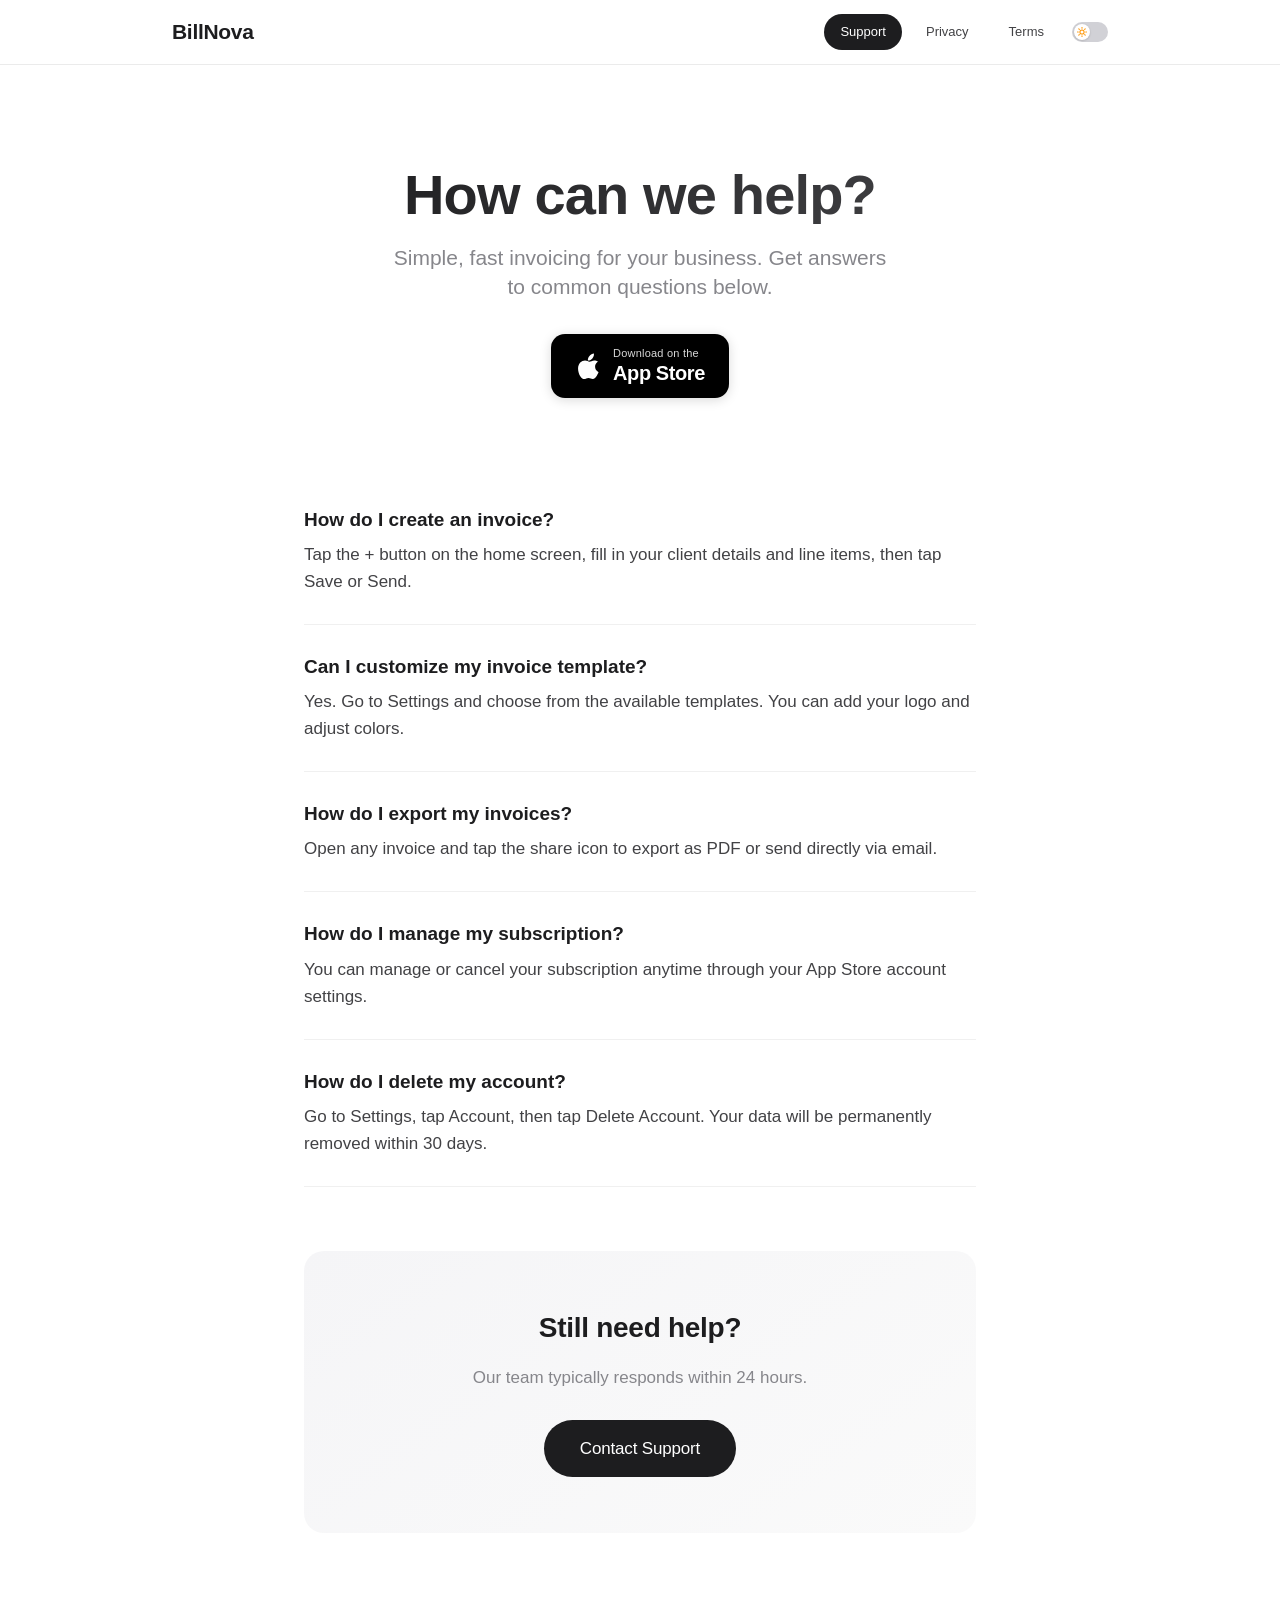
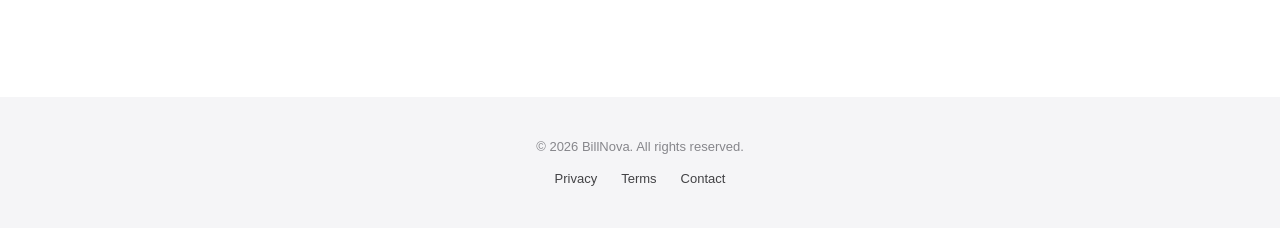
<file: index.html>
<!DOCTYPE html>
<html lang="en">
<head>
  <meta charset="UTF-8">
  <meta name="viewport" content="width=device-width, initial-scale=1.0">
  <title>BillNova — Support</title>
  <link rel="stylesheet" href="style.css">
  <script src="theme.js"></script>
  <script src="i18n.js"></script>
</head>
<body>
  <header>
    <div class="inner">
      <a href="index.html" class="logo">BillNova</a>
      <nav>
        <a href="index.html" class="active" data-i18n="navSupport">Support</a>
        <a href="privacy.html" data-i18n="navPrivacy">Privacy</a>
        <a href="terms.html" data-i18n="navTerms">Terms</a>
        <button class="theme-toggle" aria-label="Toggle dark mode">
          <span class="toggle-thumb">
            <svg class="sun-icon" viewBox="0 0 24 24" fill="none" stroke="currentColor" stroke-width="2.5" stroke-linecap="round"><circle cx="12" cy="12" r="5"/><line x1="12" y1="1" x2="12" y2="3"/><line x1="12" y1="21" x2="12" y2="23"/><line x1="4.22" y1="4.22" x2="5.64" y2="5.64"/><line x1="18.36" y1="18.36" x2="19.78" y2="19.78"/><line x1="1" y1="12" x2="3" y2="12"/><line x1="21" y1="12" x2="23" y2="12"/><line x1="4.22" y1="19.78" x2="5.64" y2="18.36"/><line x1="18.36" y1="5.64" x2="19.78" y2="4.22"/></svg>
            <svg class="moon-icon" viewBox="0 0 24 24" fill="none" stroke="currentColor" stroke-width="2.5" stroke-linecap="round"><path d="M21 12.79A9 9 0 1 1 11.21 3 7 7 0 0 0 21 12.79z"/></svg>
          </span>
        </button>
      </nav>
    </div>
  </header>

  <div class="hero fade-in">
    <h1 data-i18n="heroTitle">How can we help?</h1>
    <p data-i18n="heroSub">Simple, fast invoicing for your business. Get answers to common questions below.</p>
    <a href="https://apps.apple.com/us/app/invoice-maker-billnova/id6761393716" class="appstore-btn" target="_blank" rel="noopener" aria-label="Download BillNova on the App Store">
      <svg class="apple-logo" xmlns="http://www.w3.org/2000/svg" viewBox="0 0 814 1000"><path d="M788.1 340.9c-5.8 4.5-108.2 62.2-108.2 190.5 0 148.4 130.3 200.9 134.2 202.2-.6 3.2-20.7 71.9-68.7 141.9-42.8 61.6-87.5 123.1-155.5 123.1s-85.5-39.5-164-39.5c-76 0-103.7 40.8-165.9 40.8s-105-42.4-150.3-109.2c-46.3-69.3-84.9-181.1-84.9-287.8 0-206.9 135.7-315.9 269-315.9 69.6 0 127.7 45.9 170.1 45.9 40.8 0 106.2-48.3 185.3-48.3 29.9 0 108.2 2.6 168.1 71.9zm-214.2-130c36.4-43.1 62.3-103.1 62.3-163.1 0-8.4-.6-16.9-2-24.7-59.4 2.3-128.9 39.5-170.1 88.8-32.5 36.8-63 96.8-63 157.4 0 9 1.3 17.9 2 20.7 3.9.6 10.4 1.3 16.9 1.3 53.5 0 119.6-35.5 154-80.4z"/></svg>
      <span class="appstore-text">
        <span class="appstore-sub">Download on the</span>
        <span class="appstore-main">App Store</span>
      </span>
    </a>
  </div>

  <div class="content">
    <div class="faq-item fade-in">
      <h3 data-i18n="faq1q">How do I create an invoice?</h3>
      <p data-i18n="faq1a">Tap the + button on the home screen, fill in your client details and line items, then tap Save or Send.</p>
    </div>

    <div class="faq-item fade-in">
      <h3 data-i18n="faq2q">Can I customize my invoice template?</h3>
      <p data-i18n="faq2a">Yes. Go to Settings and choose from the available templates. You can add your logo and adjust colors.</p>
    </div>

    <div class="faq-item fade-in">
      <h3 data-i18n="faq3q">How do I export my invoices?</h3>
      <p data-i18n="faq3a">Open any invoice and tap the share icon to export as PDF or send directly via email.</p>
    </div>

    <div class="faq-item fade-in">
      <h3 data-i18n="faq4q">How do I manage my subscription?</h3>
      <p data-i18n="faq4a">You can manage or cancel your subscription anytime through your App Store account settings.</p>
    </div>

    <div class="faq-item fade-in">
      <h3 data-i18n="faq5q">How do I delete my account?</h3>
      <p data-i18n="faq5a">Go to Settings, tap Account, then tap Delete Account. Your data will be permanently removed within 30 days.</p>
    </div>

    <div class="support-card fade-in">
      <h2 data-i18n="stillNeedHelp">Still need help?</h2>
      <p data-i18n="respondTime">Our team typically responds within 24 hours.</p>
      <a href="mailto:support@albadi.io" class="btn" data-i18n="contactBtn">Contact Support</a>
    </div>
  </div>

  <footer>
    <div class="inner">
      <p data-i18n="footerCopy">&copy; 2026 BillNova. All rights reserved.</p>
      <div class="links">
        <a href="privacy.html" data-i18n="navPrivacy">Privacy Policy</a>
        <a href="terms.html" data-i18n="navTerms">Terms of Use</a>
        <a href="mailto:support@albadi.io" data-i18n="contactLink">Contact</a>
      </div>
    </div>
  </footer>
</body>
</html>
</file>
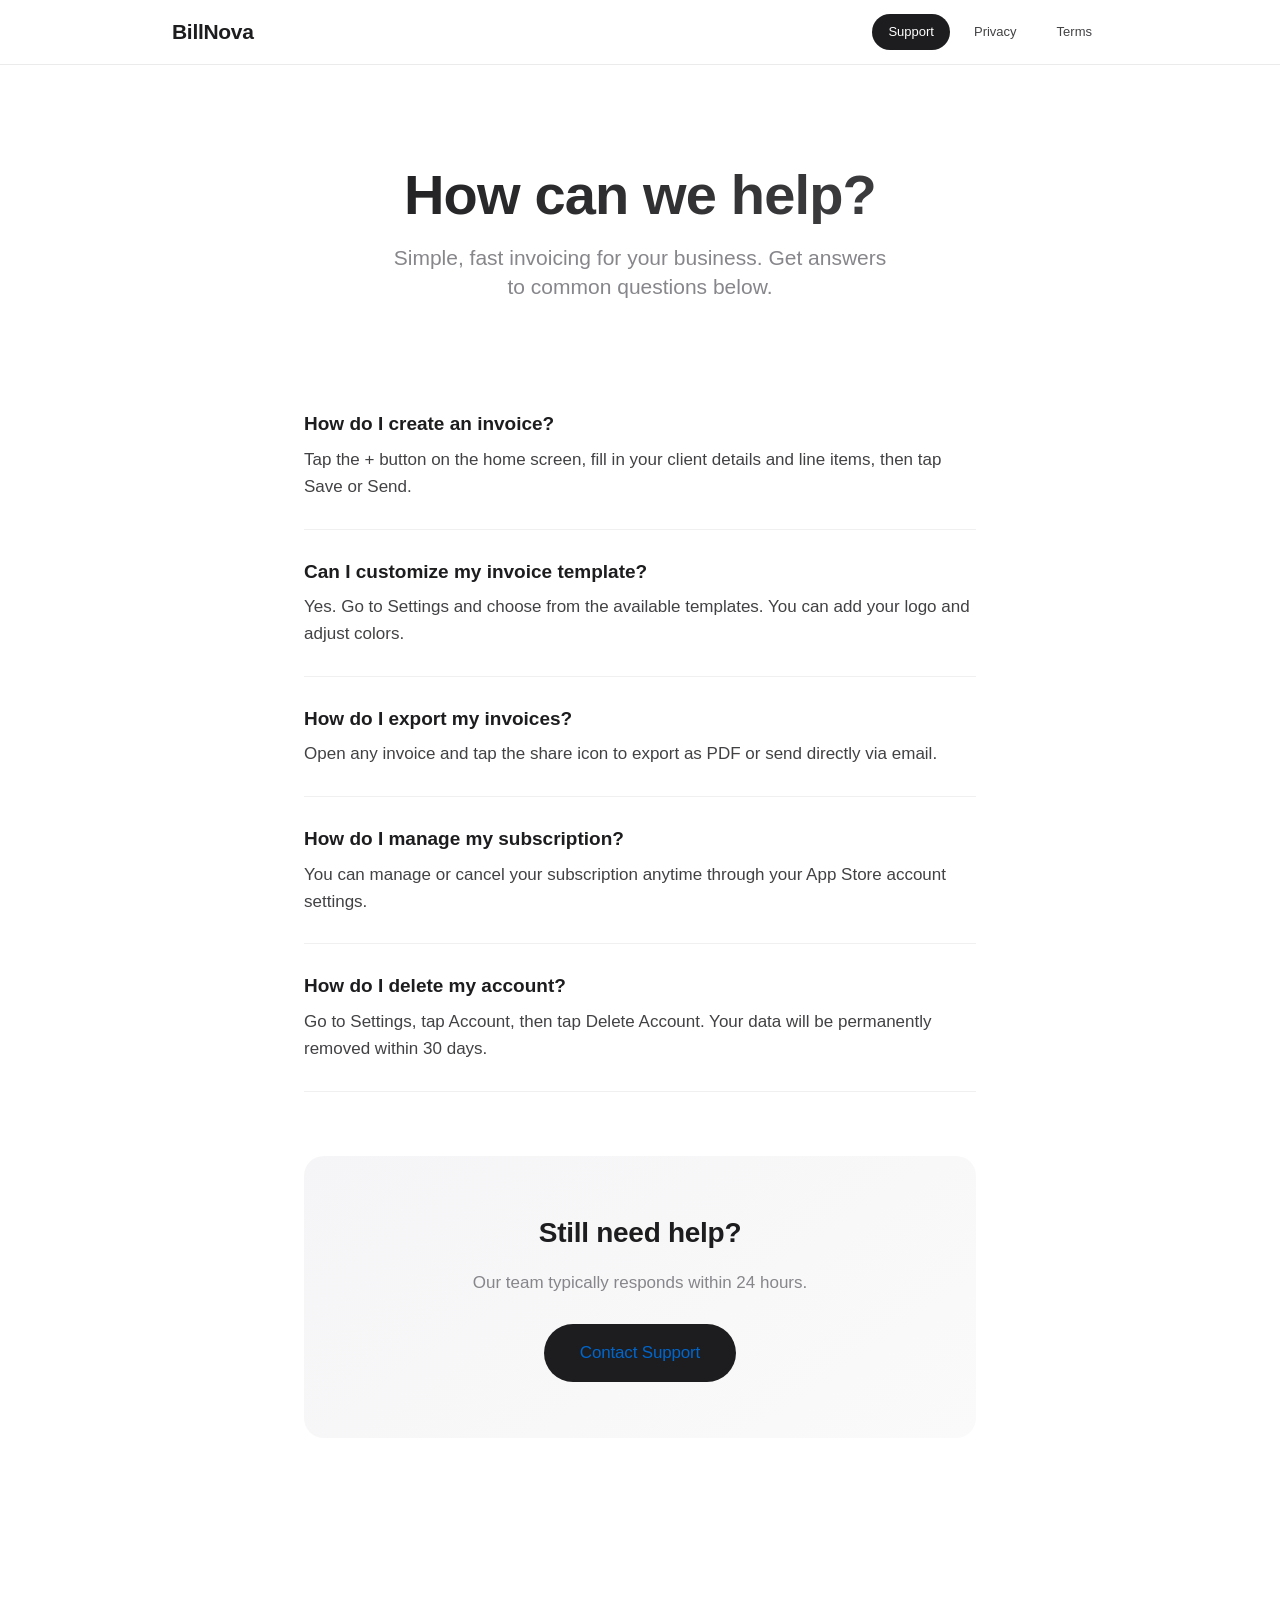
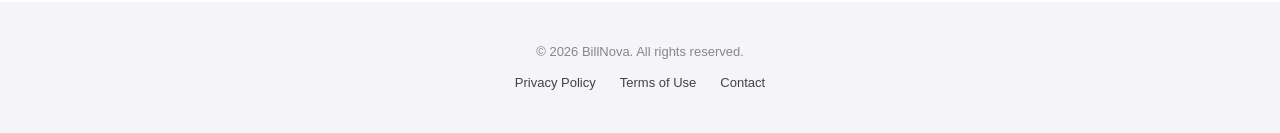
<file: billnova/index.html>
<!DOCTYPE html>
<html lang="en">
<head>
  <meta charset="UTF-8">
  <meta name="viewport" content="width=device-width, initial-scale=1.0">
  <title>BillNova — Support</title>
  <link rel="stylesheet" href="style.css">
</head>
<body>
  <header>
    <div class="inner">
      <a href="index.html" class="logo">BillNova</a>
      <nav>
        <a href="index.html" class="active">Support</a>
        <a href="privacy.html">Privacy</a>
        <a href="terms.html">Terms</a>
      </nav>
    </div>
  </header>

  <div class="hero fade-in">
    <h1>How can we help?</h1>
    <p>Simple, fast invoicing for your business. Get answers to common questions below.</p>
  </div>

  <div class="content">
    <div class="faq-item fade-in">
      <h3>How do I create an invoice?</h3>
      <p>Tap the + button on the home screen, fill in your client details and line items, then tap Save or Send.</p>
    </div>

    <div class="faq-item fade-in">
      <h3>Can I customize my invoice template?</h3>
      <p>Yes. Go to Settings and choose from the available templates. You can add your logo and adjust colors.</p>
    </div>

    <div class="faq-item fade-in">
      <h3>How do I export my invoices?</h3>
      <p>Open any invoice and tap the share icon to export as PDF or send directly via email.</p>
    </div>

    <div class="faq-item fade-in">
      <h3>How do I manage my subscription?</h3>
      <p>You can manage or cancel your subscription anytime through your App Store account settings.</p>
    </div>

    <div class="faq-item fade-in">
      <h3>How do I delete my account?</h3>
      <p>Go to Settings, tap Account, then tap Delete Account. Your data will be permanently removed within 30 days.</p>
    </div>

    <div class="support-card fade-in">
      <h2>Still need help?</h2>
      <p>Our team typically responds within 24 hours.</p>
      <a href="mailto:support@albadi.io" class="btn">Contact Support</a>
    </div>
  </div>

  <footer>
    <div class="inner">
      <p>&copy; 2026 BillNova. All rights reserved.</p>
      <div class="links">
        <a href="privacy.html">Privacy Policy</a>
        <a href="terms.html">Terms of Use</a>
        <a href="mailto:support@albadi.io">Contact</a>
      </div>
    </div>
  </footer>

  <script>
    const observer = new IntersectionObserver((entries) => {
      entries.forEach(entry => {
        if (entry.isIntersecting) {
          entry.target.classList.add('visible');
        }
      });
    }, { threshold: 0.1, rootMargin: '0px 0px -40px 0px' });

    document.querySelectorAll('.fade-in').forEach(el => observer.observe(el));
  </script>
</body>
</html>
</file>
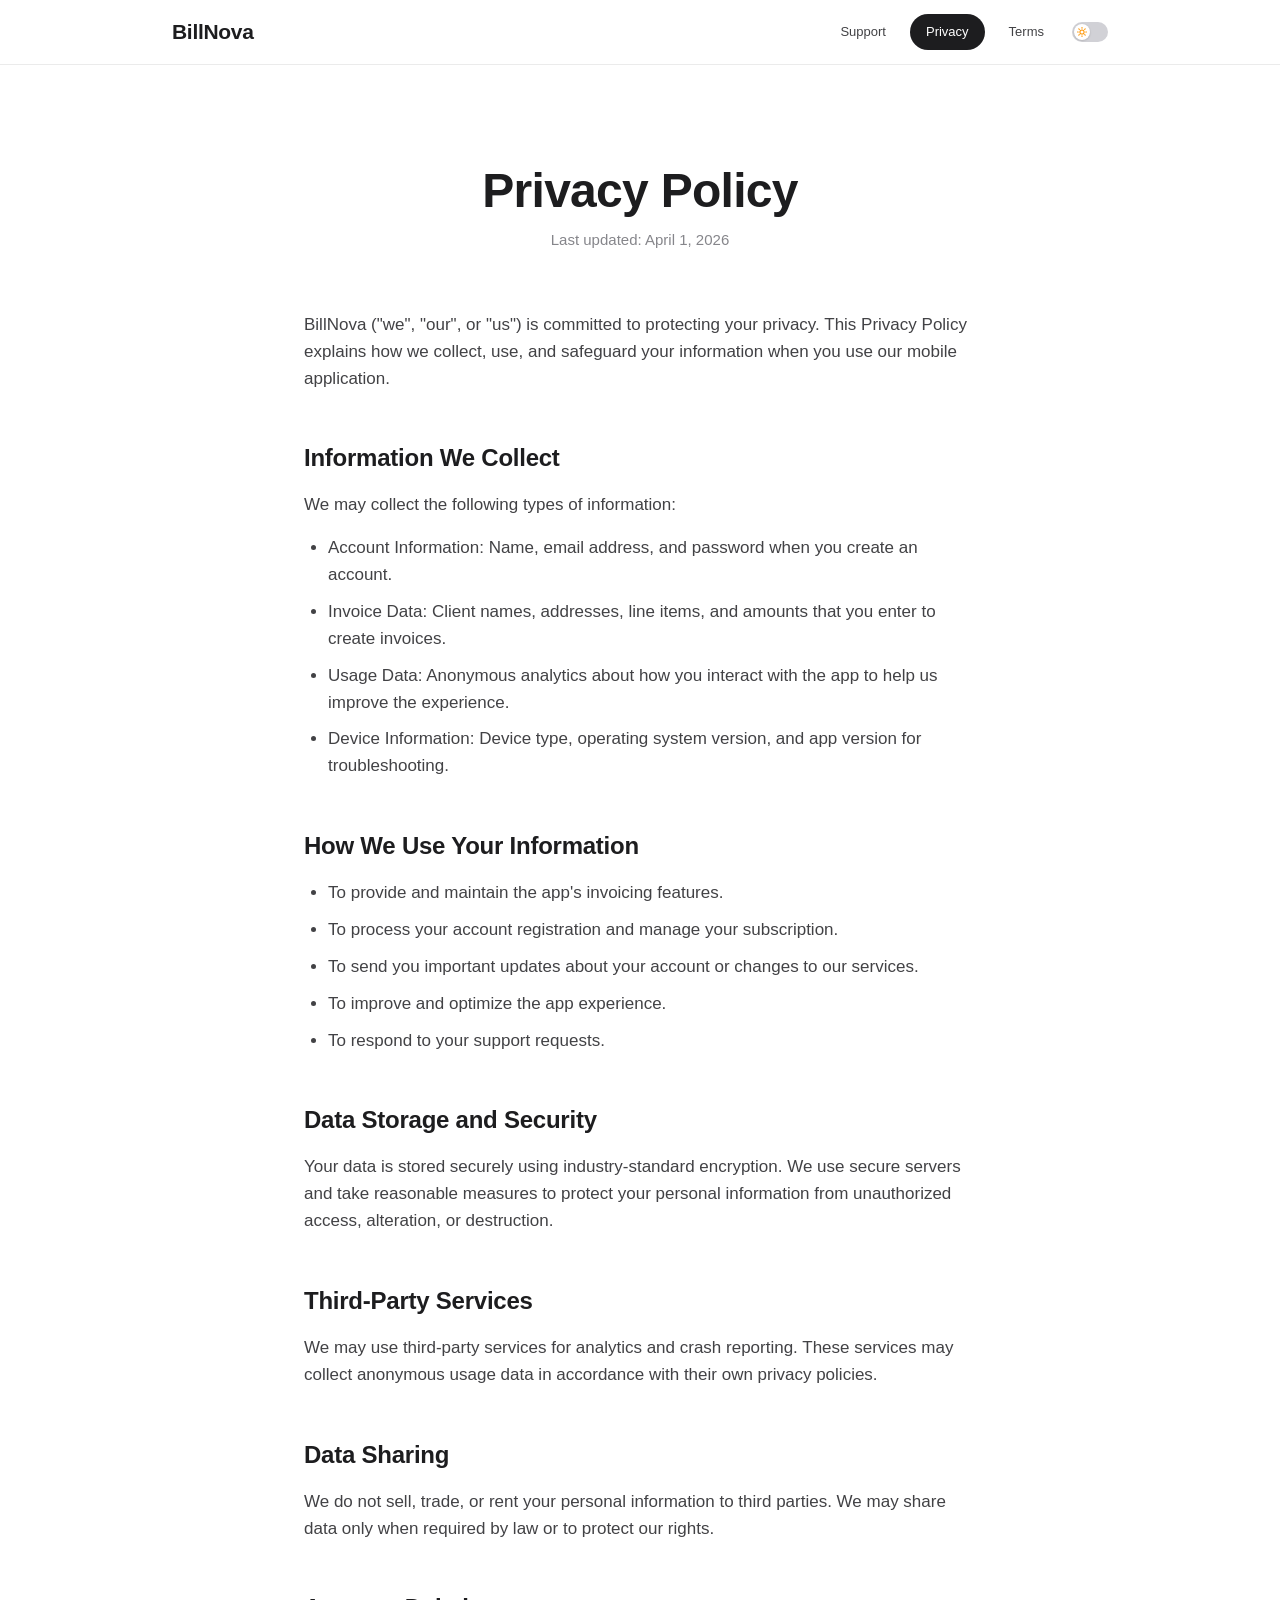
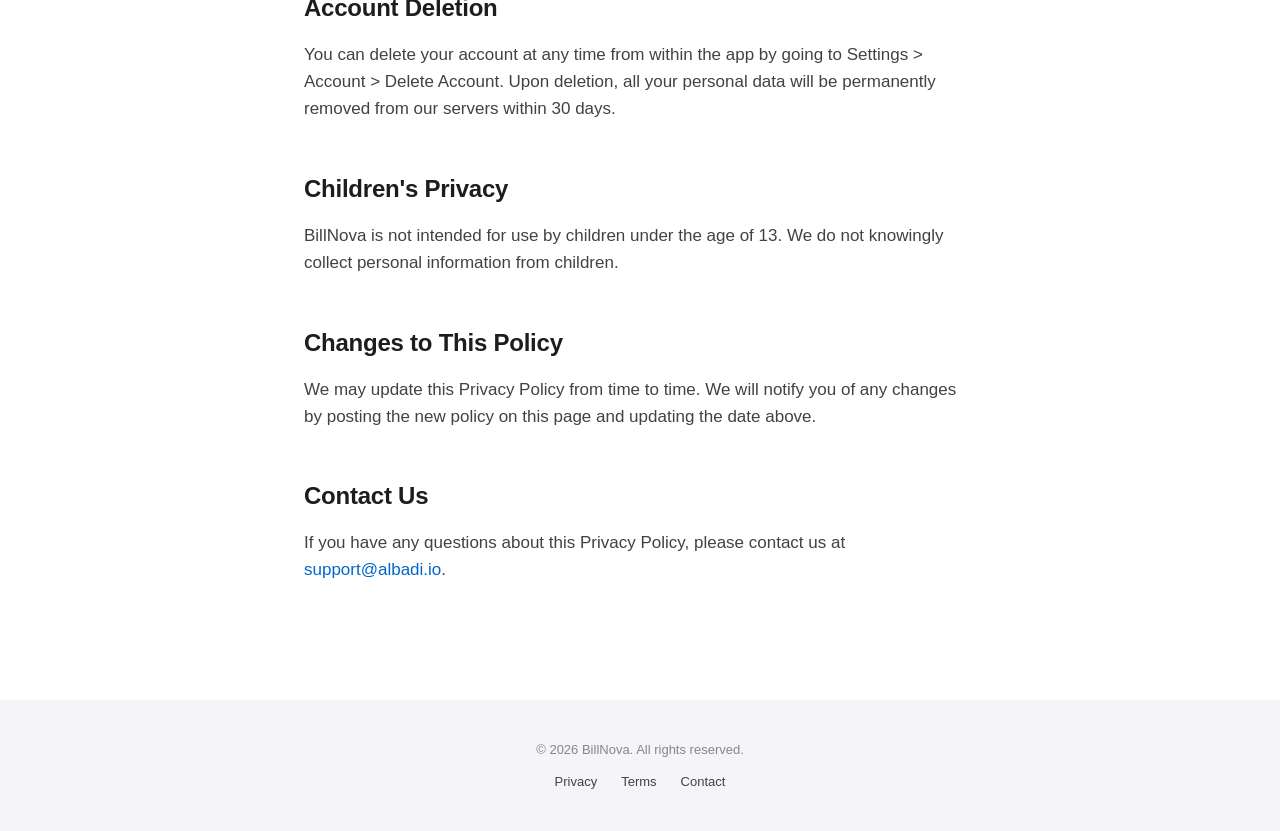
<file: privacy.html>
<!DOCTYPE html>
<html lang="en">
<head>
  <meta charset="UTF-8">
  <meta name="viewport" content="width=device-width, initial-scale=1.0">
  <title>BillNova — Privacy Policy</title>
  <link rel="stylesheet" href="style.css">
  <script src="theme.js"></script>
  <script src="i18n.js"></script>
</head>
<body>
  <header>
    <div class="inner">
      <a href="index.html" class="logo">BillNova</a>
      <nav>
        <a href="index.html" data-i18n="navSupport">Support</a>
        <a href="privacy.html" class="active" data-i18n="navPrivacy">Privacy</a>
        <a href="terms.html" data-i18n="navTerms">Terms</a>
        <button class="theme-toggle" aria-label="Toggle dark mode">
          <span class="toggle-thumb">
            <svg class="sun-icon" viewBox="0 0 24 24" fill="none" stroke="currentColor" stroke-width="2.5" stroke-linecap="round"><circle cx="12" cy="12" r="5"/><line x1="12" y1="1" x2="12" y2="3"/><line x1="12" y1="21" x2="12" y2="23"/><line x1="4.22" y1="4.22" x2="5.64" y2="5.64"/><line x1="18.36" y1="18.36" x2="19.78" y2="19.78"/><line x1="1" y1="12" x2="3" y2="12"/><line x1="21" y1="12" x2="23" y2="12"/><line x1="4.22" y1="19.78" x2="5.64" y2="18.36"/><line x1="18.36" y1="5.64" x2="19.78" y2="4.22"/></svg>
            <svg class="moon-icon" viewBox="0 0 24 24" fill="none" stroke="currentColor" stroke-width="2.5" stroke-linecap="round"><path d="M21 12.79A9 9 0 1 1 11.21 3 7 7 0 0 0 21 12.79z"/></svg>
          </span>
        </button>
      </nav>
    </div>
  </header>

  <div class="page-header fade-in">
    <h1 data-i18n="privacyTitle">Privacy Policy</h1>
    <p class="updated" data-i18n="privacyUpdated">Last updated: April 1, 2026</p>
  </div>

  <div class="content">
    <p class="fade-in" data-i18n="privacyIntro">BillNova ("we", "our", or "us") is committed to protecting your privacy. This Privacy Policy explains how we collect, use, and safeguard your information when you use our mobile application.</p>

    <div class="fade-in">
      <h2 data-i18n="infoCollectTitle">Information We Collect</h2>
      <p data-i18n="infoCollectIntro">We may collect the following types of information:</p>
      <ul>
        <li data-i18n="infoAccount">Account Information: Name, email address, and password when you create an account.</li>
        <li data-i18n="infoInvoice">Invoice Data: Client names, addresses, line items, and amounts that you enter to create invoices.</li>
        <li data-i18n="infoUsage">Usage Data: Anonymous analytics about how you interact with the app to help us improve the experience.</li>
        <li data-i18n="infoDevice">Device Information: Device type, operating system version, and app version for troubleshooting.</li>
      </ul>
    </div>

    <div class="fade-in">
      <h2 data-i18n="howUseTitle">How We Use Your Information</h2>
      <ul>
        <li data-i18n="howUse1">To provide and maintain the app's invoicing features.</li>
        <li data-i18n="howUse2">To process your account registration and manage your subscription.</li>
        <li data-i18n="howUse3">To send you important updates about your account or changes to our services.</li>
        <li data-i18n="howUse4">To improve and optimize the app experience.</li>
        <li data-i18n="howUse5">To respond to your support requests.</li>
      </ul>
    </div>

    <div class="fade-in">
      <h2 data-i18n="dataStorageTitle">Data Storage and Security</h2>
      <p data-i18n="dataStorage">Your data is stored securely using industry-standard encryption. We use secure servers and take reasonable measures to protect your personal information from unauthorized access, alteration, or destruction.</p>
    </div>

    <div class="fade-in">
      <h2 data-i18n="thirdPartyTitle">Third-Party Services</h2>
      <p data-i18n="thirdParty">We may use third-party services for analytics and crash reporting. These services may collect anonymous usage data in accordance with their own privacy policies.</p>
    </div>

    <div class="fade-in">
      <h2 data-i18n="dataSharingTitle">Data Sharing</h2>
      <p data-i18n="dataSharing">We do not sell, trade, or rent your personal information to third parties. We may share data only when required by law or to protect our rights.</p>
    </div>

    <div class="fade-in">
      <h2 data-i18n="accountDelTitle">Account Deletion</h2>
      <p data-i18n="accountDel">You can delete your account at any time from within the app by going to Settings &gt; Account &gt; Delete Account. Upon deletion, all your personal data will be permanently removed from our servers within 30 days.</p>
    </div>

    <div class="fade-in">
      <h2 data-i18n="childrenTitle">Children's Privacy</h2>
      <p data-i18n="children">BillNova is not intended for use by children under the age of 13. We do not knowingly collect personal information from children.</p>
    </div>

    <div class="fade-in">
      <h2 data-i18n="changesTitle">Changes to This Policy</h2>
      <p data-i18n="changes">We may update this Privacy Policy from time to time. We will notify you of any changes by posting the new policy on this page and updating the date above.</p>
    </div>

    <div class="fade-in">
      <h2 data-i18n="contactUsTitle">Contact Us</h2>
      <p><span data-i18n="contactUs">If you have any questions about this Privacy Policy, please contact us at</span> <a href="mailto:support@albadi.io">support@albadi.io</a>.</p>
    </div>
  </div>

  <footer>
    <div class="inner">
      <p data-i18n="footerCopy">&copy; 2026 BillNova. All rights reserved.</p>
      <div class="links">
        <a href="privacy.html" data-i18n="navPrivacy">Privacy Policy</a>
        <a href="terms.html" data-i18n="navTerms">Terms of Use</a>
        <a href="mailto:support@albadi.io" data-i18n="contactLink">Contact</a>
      </div>
    </div>
  </footer>
</body>
</html>
</file>
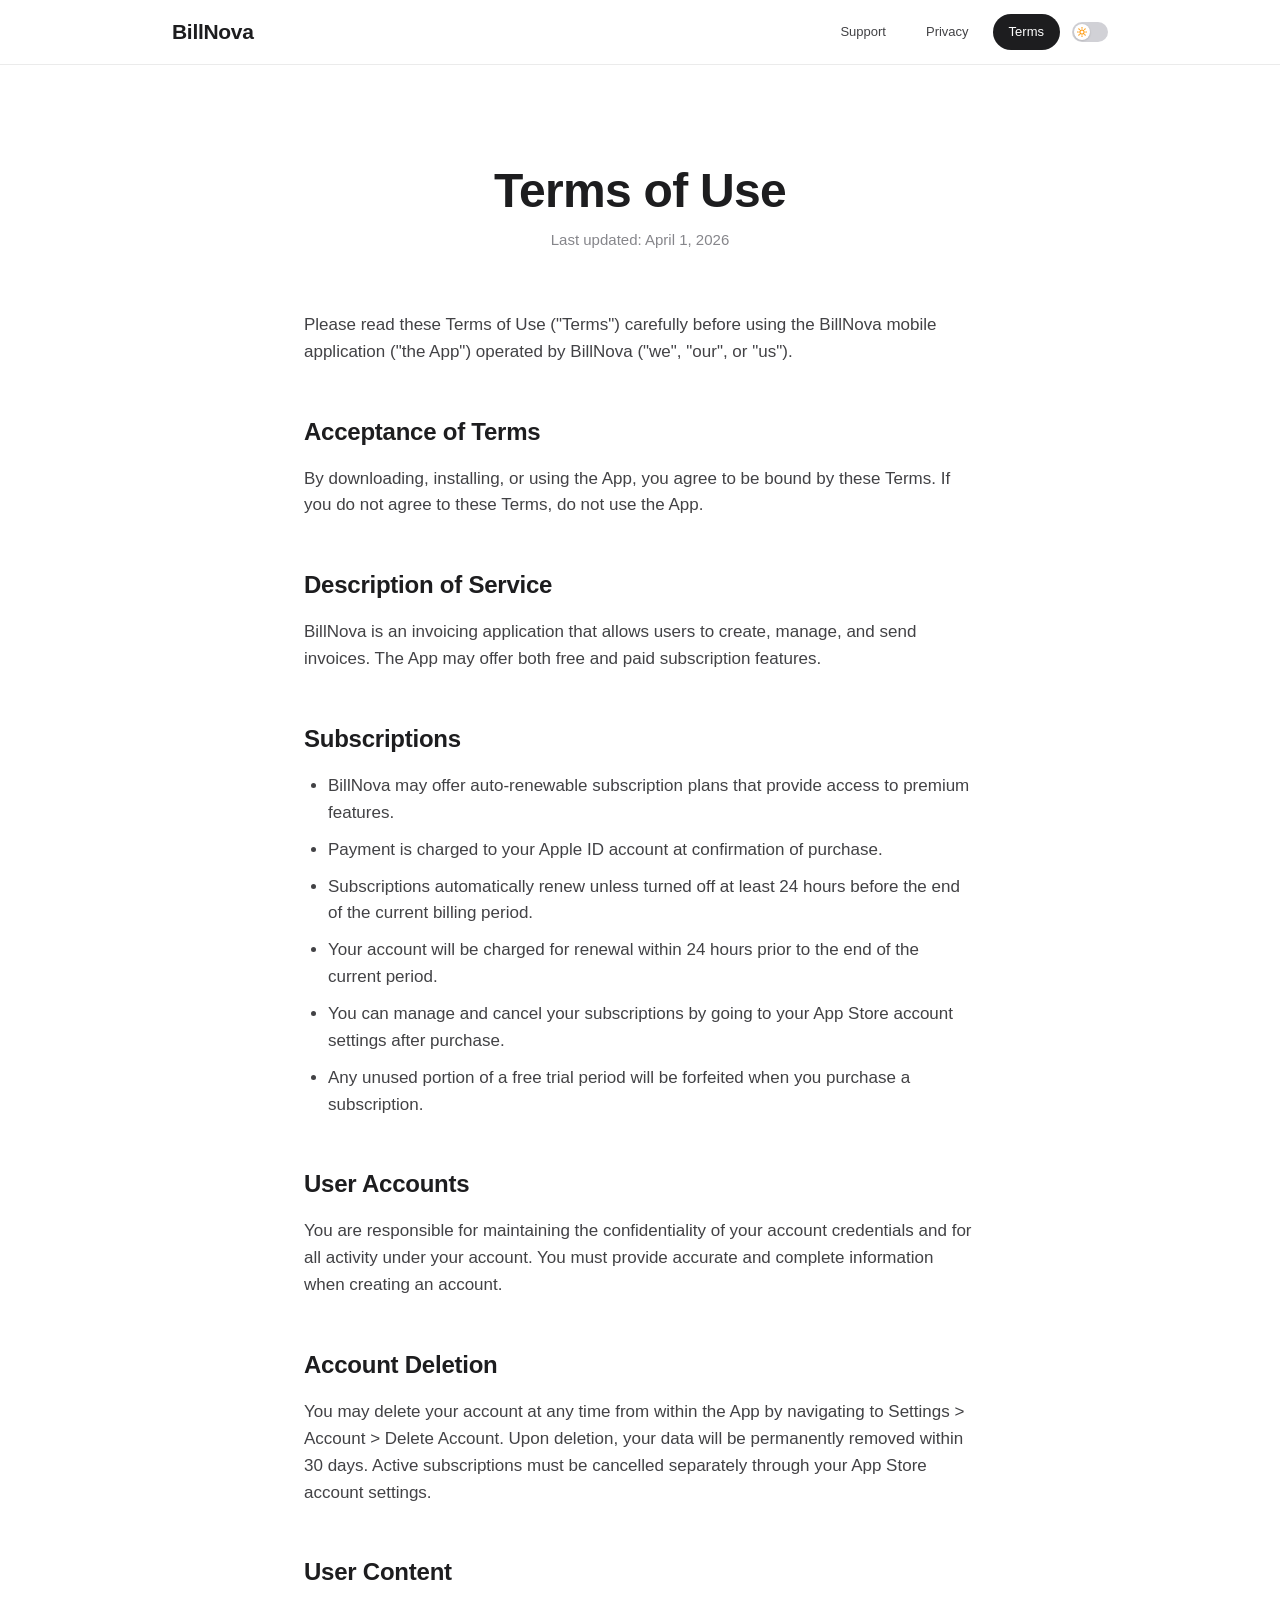
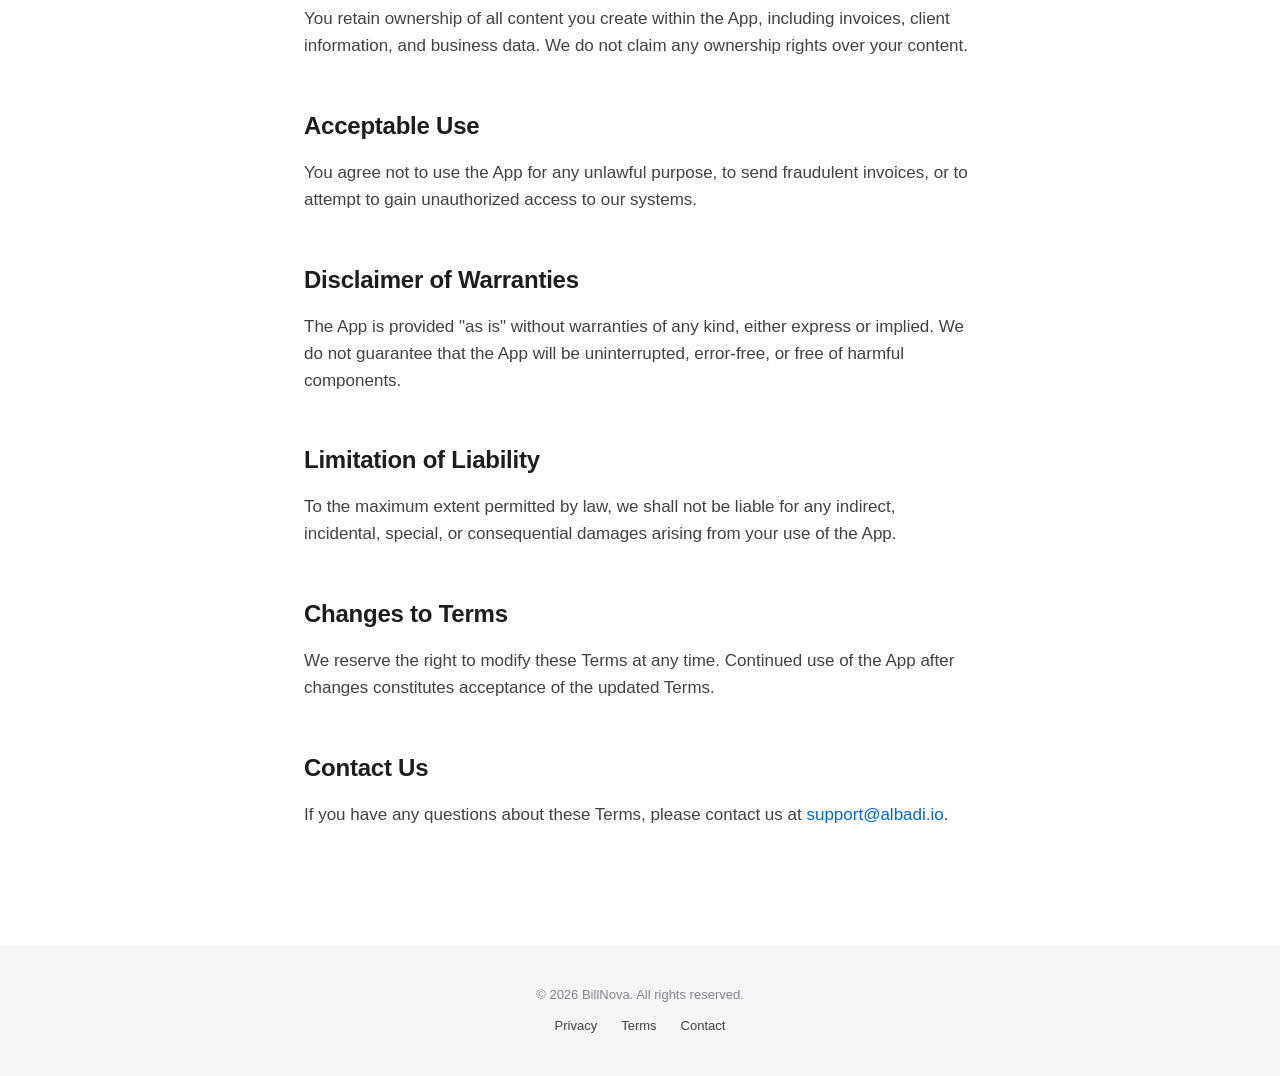
<file: terms.html>
<!DOCTYPE html>
<html lang="en">
<head>
  <meta charset="UTF-8">
  <meta name="viewport" content="width=device-width, initial-scale=1.0">
  <title>BillNova — Terms of Use</title>
  <link rel="stylesheet" href="style.css">
  <script src="theme.js"></script>
  <script src="i18n.js"></script>
</head>
<body>
  <header>
    <div class="inner">
      <a href="index.html" class="logo">BillNova</a>
      <nav>
        <a href="index.html" data-i18n="navSupport">Support</a>
        <a href="privacy.html" data-i18n="navPrivacy">Privacy</a>
        <a href="terms.html" class="active" data-i18n="navTerms">Terms</a>
        <button class="theme-toggle" aria-label="Toggle dark mode">
          <span class="toggle-thumb">
            <svg class="sun-icon" viewBox="0 0 24 24" fill="none" stroke="currentColor" stroke-width="2.5" stroke-linecap="round"><circle cx="12" cy="12" r="5"/><line x1="12" y1="1" x2="12" y2="3"/><line x1="12" y1="21" x2="12" y2="23"/><line x1="4.22" y1="4.22" x2="5.64" y2="5.64"/><line x1="18.36" y1="18.36" x2="19.78" y2="19.78"/><line x1="1" y1="12" x2="3" y2="12"/><line x1="21" y1="12" x2="23" y2="12"/><line x1="4.22" y1="19.78" x2="5.64" y2="18.36"/><line x1="18.36" y1="5.64" x2="19.78" y2="4.22"/></svg>
            <svg class="moon-icon" viewBox="0 0 24 24" fill="none" stroke="currentColor" stroke-width="2.5" stroke-linecap="round"><path d="M21 12.79A9 9 0 1 1 11.21 3 7 7 0 0 0 21 12.79z"/></svg>
          </span>
        </button>
      </nav>
    </div>
  </header>

  <div class="page-header fade-in">
    <h1 data-i18n="termsTitle">Terms of Use</h1>
    <p class="updated" data-i18n="termsUpdated">Last updated: April 1, 2026</p>
  </div>

  <div class="content">
    <p class="fade-in" data-i18n="termsIntro">Please read these Terms of Use ("Terms") carefully before using the BillNova mobile application ("the App") operated by BillNova ("we", "our", or "us").</p>

    <div class="fade-in">
      <h2 data-i18n="acceptTitle">Acceptance of Terms</h2>
      <p data-i18n="accept">By downloading, installing, or using the App, you agree to be bound by these Terms. If you do not agree to these Terms, do not use the App.</p>
    </div>

    <div class="fade-in">
      <h2 data-i18n="descTitle">Description of Service</h2>
      <p data-i18n="desc">BillNova is an invoicing application that allows users to create, manage, and send invoices. The App may offer both free and paid subscription features.</p>
    </div>

    <div class="fade-in">
      <h2 data-i18n="subsTitle">Subscriptions</h2>
      <ul>
        <li data-i18n="subs1">BillNova may offer auto-renewable subscription plans that provide access to premium features.</li>
        <li data-i18n="subs2">Payment is charged to your Apple ID account at confirmation of purchase.</li>
        <li data-i18n="subs3">Subscriptions automatically renew unless turned off at least 24 hours before the end of the current billing period.</li>
        <li data-i18n="subs4">Your account will be charged for renewal within 24 hours prior to the end of the current period.</li>
        <li data-i18n="subs5">You can manage and cancel your subscriptions by going to your App Store account settings after purchase.</li>
        <li data-i18n="subs6">Any unused portion of a free trial period will be forfeited when you purchase a subscription.</li>
      </ul>
    </div>

    <div class="fade-in">
      <h2 data-i18n="userAccTitle">User Accounts</h2>
      <p data-i18n="userAcc">You are responsible for maintaining the confidentiality of your account credentials and for all activity under your account. You must provide accurate and complete information when creating an account.</p>
    </div>

    <div class="fade-in">
      <h2 data-i18n="accDelTermsTitle">Account Deletion</h2>
      <p data-i18n="accDelTerms">You may delete your account at any time from within the App by navigating to Settings &gt; Account &gt; Delete Account. Upon deletion, your data will be permanently removed within 30 days. Active subscriptions must be cancelled separately through your App Store account settings.</p>
    </div>

    <div class="fade-in">
      <h2 data-i18n="userContentTitle">User Content</h2>
      <p data-i18n="userContent">You retain ownership of all content you create within the App, including invoices, client information, and business data. We do not claim any ownership rights over your content.</p>
    </div>

    <div class="fade-in">
      <h2 data-i18n="acceptUseTitle">Acceptable Use</h2>
      <p data-i18n="acceptUse">You agree not to use the App for any unlawful purpose, to send fraudulent invoices, or to attempt to gain unauthorized access to our systems.</p>
    </div>

    <div class="fade-in">
      <h2 data-i18n="disclaimerTitle">Disclaimer of Warranties</h2>
      <p data-i18n="disclaimer">The App is provided "as is" without warranties of any kind, either express or implied. We do not guarantee that the App will be uninterrupted, error-free, or free of harmful components.</p>
    </div>

    <div class="fade-in">
      <h2 data-i18n="liabilityTitle">Limitation of Liability</h2>
      <p data-i18n="liability">To the maximum extent permitted by law, we shall not be liable for any indirect, incidental, special, or consequential damages arising from your use of the App.</p>
    </div>

    <div class="fade-in">
      <h2 data-i18n="changTermsTitle">Changes to Terms</h2>
      <p data-i18n="changTerms">We reserve the right to modify these Terms at any time. Continued use of the App after changes constitutes acceptance of the updated Terms.</p>
    </div>

    <div class="fade-in">
      <h2 data-i18n="contactTermsTitle">Contact Us</h2>
      <p><span data-i18n="contactTerms">If you have any questions about these Terms, please contact us at</span> <a href="mailto:support@albadi.io">support@albadi.io</a>.</p>
    </div>
  </div>

  <footer>
    <div class="inner">
      <p data-i18n="footerCopy">&copy; 2026 BillNova. All rights reserved.</p>
      <div class="links">
        <a href="privacy.html" data-i18n="navPrivacy">Privacy Policy</a>
        <a href="terms.html" data-i18n="navTerms">Terms of Use</a>
        <a href="mailto:support@albadi.io" data-i18n="contactLink">Contact</a>
      </div>
    </div>
  </footer>
</body>
</html>
</file>
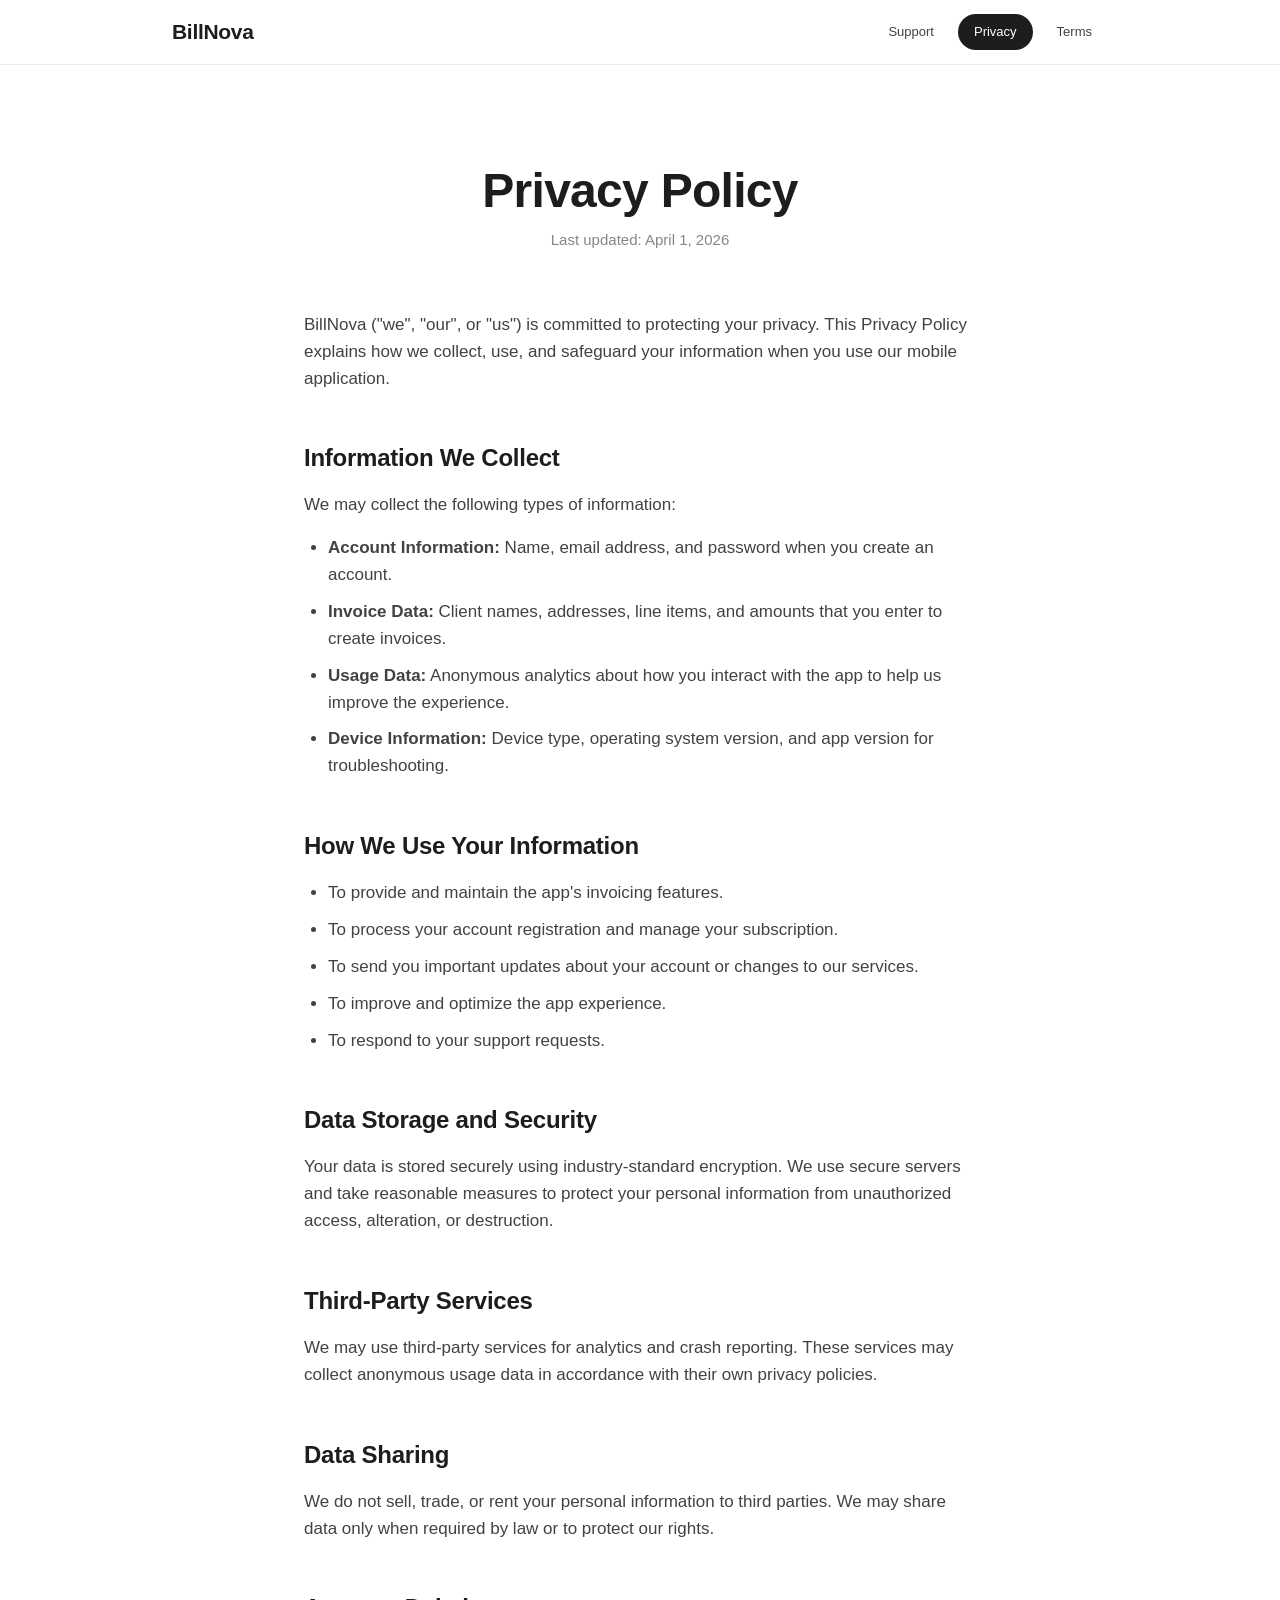
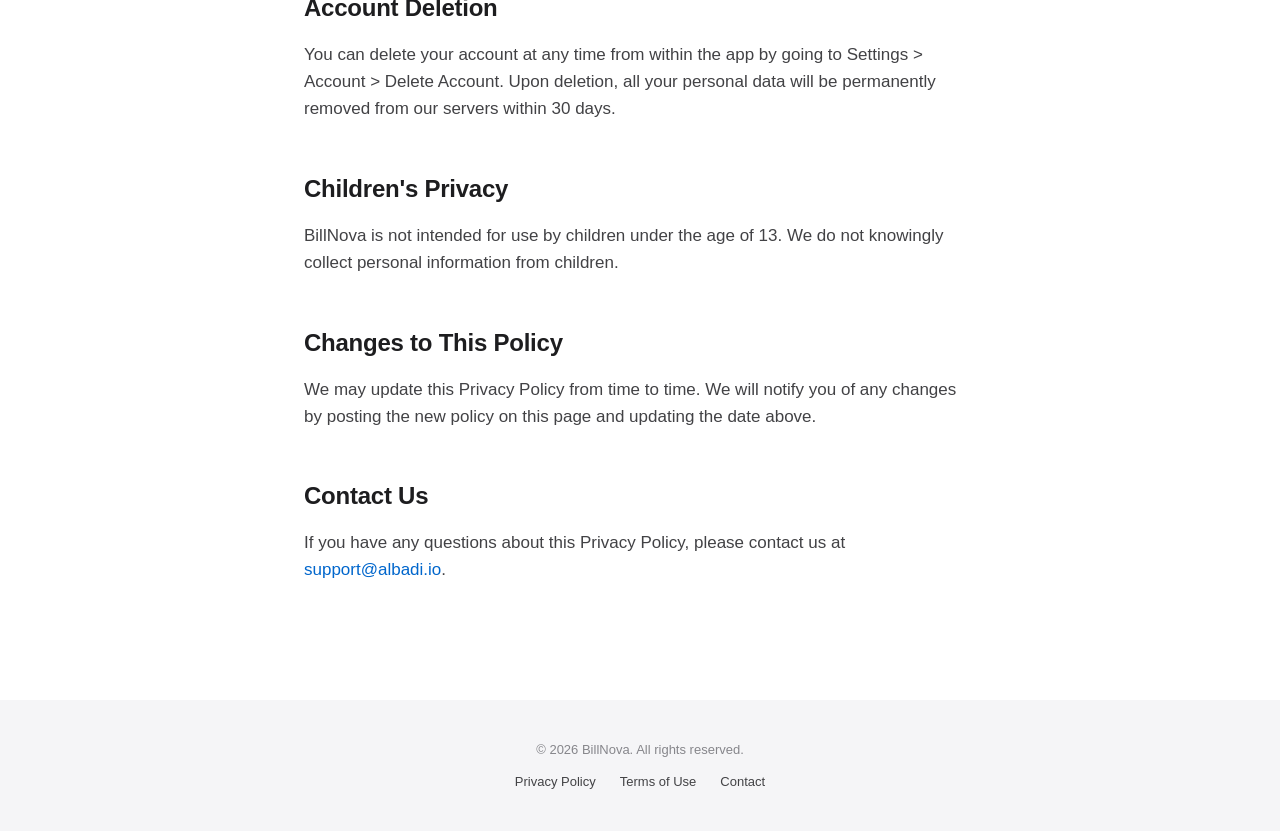
<file: billnova/privacy.html>
<!DOCTYPE html>
<html lang="en">
<head>
  <meta charset="UTF-8">
  <meta name="viewport" content="width=device-width, initial-scale=1.0">
  <title>BillNova — Privacy Policy</title>
  <link rel="stylesheet" href="style.css">
</head>
<body>
  <header>
    <div class="inner">
      <a href="index.html" class="logo">BillNova</a>
      <nav>
        <a href="index.html">Support</a>
        <a href="privacy.html" class="active">Privacy</a>
        <a href="terms.html">Terms</a>
      </nav>
    </div>
  </header>

  <div class="page-header fade-in">
    <h1>Privacy Policy</h1>
    <p class="updated">Last updated: April 1, 2026</p>
  </div>

  <div class="content">
    <p class="fade-in">BillNova ("we", "our", or "us") is committed to protecting your privacy. This Privacy Policy explains how we collect, use, and safeguard your information when you use our mobile application.</p>

    <div class="fade-in">
      <h2>Information We Collect</h2>
      <p>We may collect the following types of information:</p>
      <ul>
        <li><strong>Account Information:</strong> Name, email address, and password when you create an account.</li>
        <li><strong>Invoice Data:</strong> Client names, addresses, line items, and amounts that you enter to create invoices.</li>
        <li><strong>Usage Data:</strong> Anonymous analytics about how you interact with the app to help us improve the experience.</li>
        <li><strong>Device Information:</strong> Device type, operating system version, and app version for troubleshooting.</li>
      </ul>
    </div>

    <div class="fade-in">
      <h2>How We Use Your Information</h2>
      <ul>
        <li>To provide and maintain the app's invoicing features.</li>
        <li>To process your account registration and manage your subscription.</li>
        <li>To send you important updates about your account or changes to our services.</li>
        <li>To improve and optimize the app experience.</li>
        <li>To respond to your support requests.</li>
      </ul>
    </div>

    <div class="fade-in">
      <h2>Data Storage and Security</h2>
      <p>Your data is stored securely using industry-standard encryption. We use secure servers and take reasonable measures to protect your personal information from unauthorized access, alteration, or destruction.</p>
    </div>

    <div class="fade-in">
      <h2>Third-Party Services</h2>
      <p>We may use third-party services for analytics and crash reporting. These services may collect anonymous usage data in accordance with their own privacy policies.</p>
    </div>

    <div class="fade-in">
      <h2>Data Sharing</h2>
      <p>We do not sell, trade, or rent your personal information to third parties. We may share data only when required by law or to protect our rights.</p>
    </div>

    <div class="fade-in">
      <h2>Account Deletion</h2>
      <p>You can delete your account at any time from within the app by going to Settings &gt; Account &gt; Delete Account. Upon deletion, all your personal data will be permanently removed from our servers within 30 days.</p>
    </div>

    <div class="fade-in">
      <h2>Children's Privacy</h2>
      <p>BillNova is not intended for use by children under the age of 13. We do not knowingly collect personal information from children.</p>
    </div>

    <div class="fade-in">
      <h2>Changes to This Policy</h2>
      <p>We may update this Privacy Policy from time to time. We will notify you of any changes by posting the new policy on this page and updating the date above.</p>
    </div>

    <div class="fade-in">
      <h2>Contact Us</h2>
      <p>If you have any questions about this Privacy Policy, please contact us at <a href="mailto:support@albadi.io">support@albadi.io</a>.</p>
    </div>
  </div>

  <footer>
    <div class="inner">
      <p>&copy; 2026 BillNova. All rights reserved.</p>
      <div class="links">
        <a href="privacy.html">Privacy Policy</a>
        <a href="terms.html">Terms of Use</a>
        <a href="mailto:support@albadi.io">Contact</a>
      </div>
    </div>
  </footer>

  <script>
    const observer = new IntersectionObserver((entries) => {
      entries.forEach(entry => {
        if (entry.isIntersecting) {
          entry.target.classList.add('visible');
        }
      });
    }, { threshold: 0.1, rootMargin: '0px 0px -40px 0px' });

    document.querySelectorAll('.fade-in').forEach(el => observer.observe(el));
  </script>
</body>
</html>
</file>
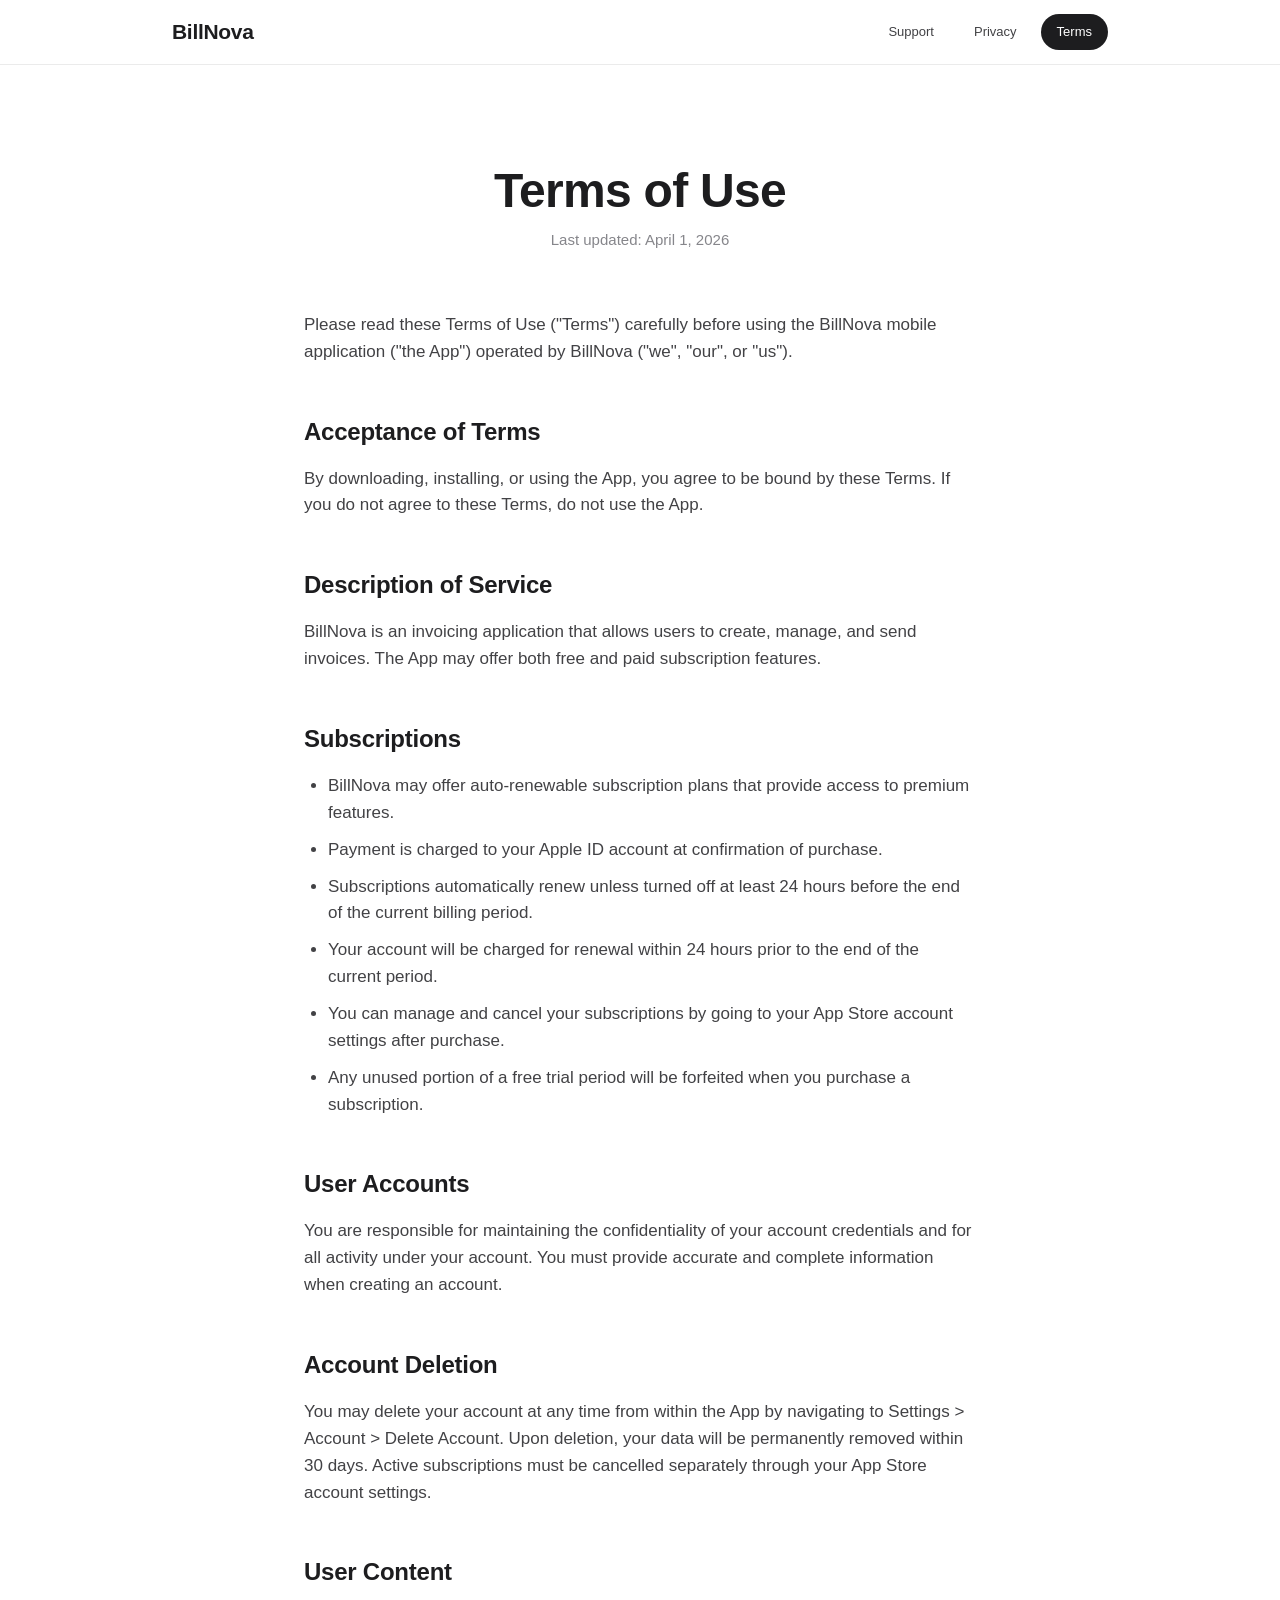
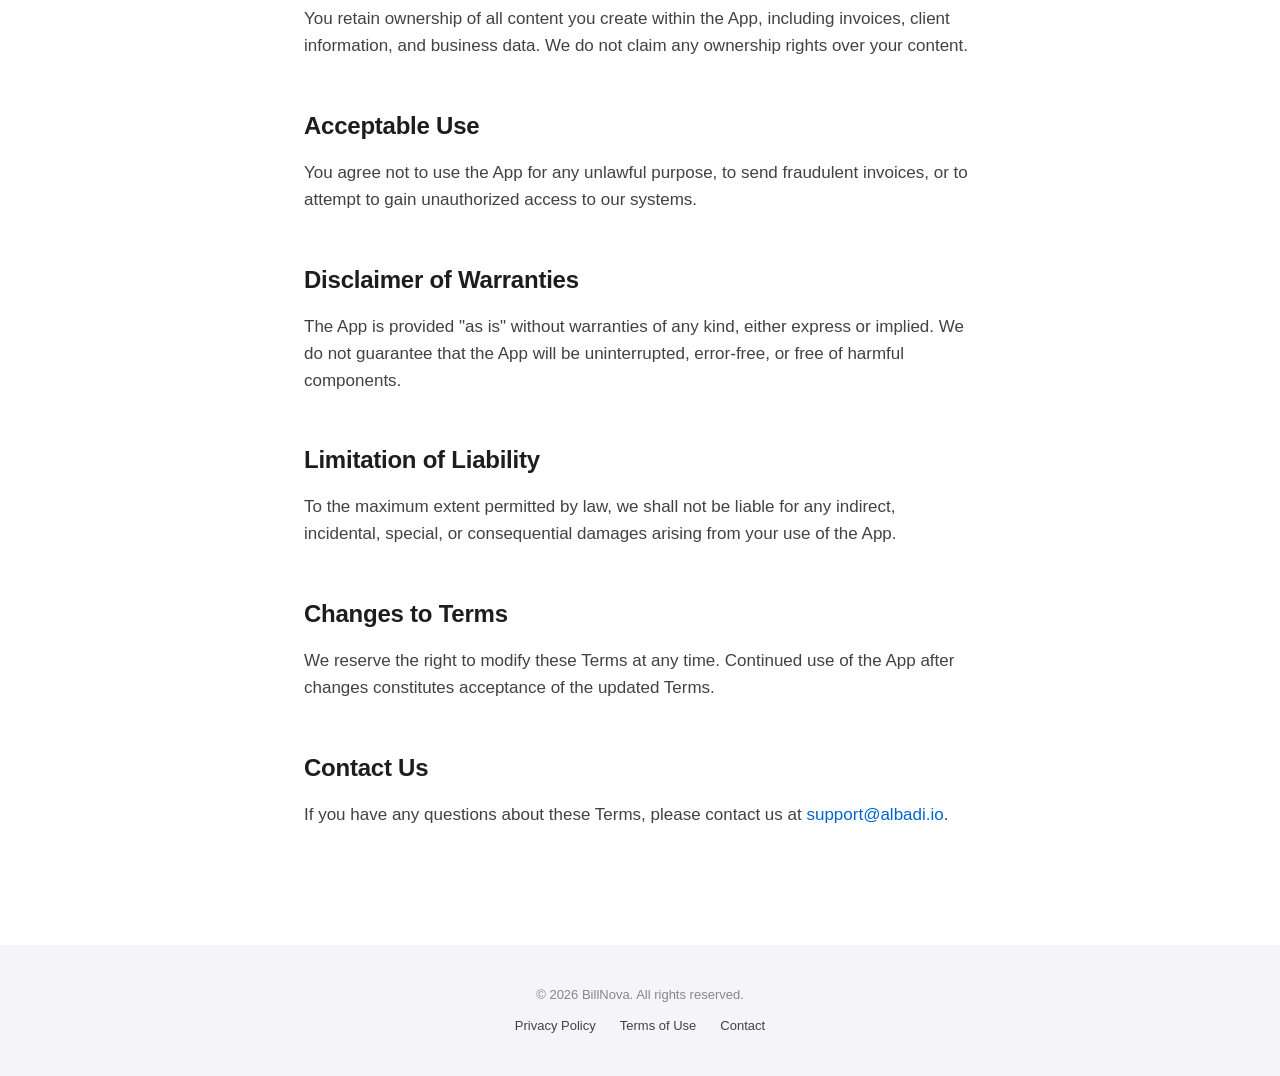
<file: billnova/terms.html>
<!DOCTYPE html>
<html lang="en">
<head>
  <meta charset="UTF-8">
  <meta name="viewport" content="width=device-width, initial-scale=1.0">
  <title>BillNova — Terms of Use</title>
  <link rel="stylesheet" href="style.css">
</head>
<body>
  <header>
    <div class="inner">
      <a href="index.html" class="logo">BillNova</a>
      <nav>
        <a href="index.html">Support</a>
        <a href="privacy.html">Privacy</a>
        <a href="terms.html" class="active">Terms</a>
      </nav>
    </div>
  </header>

  <div class="page-header fade-in">
    <h1>Terms of Use</h1>
    <p class="updated">Last updated: April 1, 2026</p>
  </div>

  <div class="content">
    <p class="fade-in">Please read these Terms of Use ("Terms") carefully before using the BillNova mobile application ("the App") operated by BillNova ("we", "our", or "us").</p>

    <div class="fade-in">
      <h2>Acceptance of Terms</h2>
      <p>By downloading, installing, or using the App, you agree to be bound by these Terms. If you do not agree to these Terms, do not use the App.</p>
    </div>

    <div class="fade-in">
      <h2>Description of Service</h2>
      <p>BillNova is an invoicing application that allows users to create, manage, and send invoices. The App may offer both free and paid subscription features.</p>
    </div>

    <div class="fade-in">
      <h2>Subscriptions</h2>
      <ul>
        <li>BillNova may offer auto-renewable subscription plans that provide access to premium features.</li>
        <li>Payment is charged to your Apple ID account at confirmation of purchase.</li>
        <li>Subscriptions automatically renew unless turned off at least 24 hours before the end of the current billing period.</li>
        <li>Your account will be charged for renewal within 24 hours prior to the end of the current period.</li>
        <li>You can manage and cancel your subscriptions by going to your App Store account settings after purchase.</li>
        <li>Any unused portion of a free trial period will be forfeited when you purchase a subscription.</li>
      </ul>
    </div>

    <div class="fade-in">
      <h2>User Accounts</h2>
      <p>You are responsible for maintaining the confidentiality of your account credentials and for all activity under your account. You must provide accurate and complete information when creating an account.</p>
    </div>

    <div class="fade-in">
      <h2>Account Deletion</h2>
      <p>You may delete your account at any time from within the App by navigating to Settings &gt; Account &gt; Delete Account. Upon deletion, your data will be permanently removed within 30 days. Active subscriptions must be cancelled separately through your App Store account settings.</p>
    </div>

    <div class="fade-in">
      <h2>User Content</h2>
      <p>You retain ownership of all content you create within the App, including invoices, client information, and business data. We do not claim any ownership rights over your content.</p>
    </div>

    <div class="fade-in">
      <h2>Acceptable Use</h2>
      <p>You agree not to use the App for any unlawful purpose, to send fraudulent invoices, or to attempt to gain unauthorized access to our systems.</p>
    </div>

    <div class="fade-in">
      <h2>Disclaimer of Warranties</h2>
      <p>The App is provided "as is" without warranties of any kind, either express or implied. We do not guarantee that the App will be uninterrupted, error-free, or free of harmful components.</p>
    </div>

    <div class="fade-in">
      <h2>Limitation of Liability</h2>
      <p>To the maximum extent permitted by law, we shall not be liable for any indirect, incidental, special, or consequential damages arising from your use of the App.</p>
    </div>

    <div class="fade-in">
      <h2>Changes to Terms</h2>
      <p>We reserve the right to modify these Terms at any time. Continued use of the App after changes constitutes acceptance of the updated Terms.</p>
    </div>

    <div class="fade-in">
      <h2>Contact Us</h2>
      <p>If you have any questions about these Terms, please contact us at <a href="mailto:support@albadi.io">support@albadi.io</a>.</p>
    </div>
  </div>

  <footer>
    <div class="inner">
      <p>&copy; 2026 BillNova. All rights reserved.</p>
      <div class="links">
        <a href="privacy.html">Privacy Policy</a>
        <a href="terms.html">Terms of Use</a>
        <a href="mailto:support@albadi.io">Contact</a>
      </div>
    </div>
  </footer>

  <script>
    const observer = new IntersectionObserver((entries) => {
      entries.forEach(entry => {
        if (entry.isIntersecting) {
          entry.target.classList.add('visible');
        }
      });
    }, { threshold: 0.1, rootMargin: '0px 0px -40px 0px' });

    document.querySelectorAll('.fade-in').forEach(el => observer.observe(el));
  </script>
</body>
</html>
</file>
<file: style.css>
* {
  margin: 0;
  padding: 0;
  box-sizing: border-box;
}

body {
  font-family: -apple-system, BlinkMacSystemFont, "SF Pro Display", "SF Pro Text", "Helvetica Neue", Helvetica, Arial, sans-serif;
  color: #1d1d1f;
  background: #fff;
  line-height: 1.5;
  -webkit-font-smoothing: antialiased;
  -moz-osx-font-smoothing: grayscale;
  overflow-x: hidden;
  transition: background 0.4s ease, color 0.4s ease;
}

/* Fade-in animations */
.fade-in {
  opacity: 0;
  transform: translateY(30px);
  transition: opacity 0.8s ease, transform 0.8s ease;
}

.fade-in.visible {
  opacity: 1;
  transform: translateY(0);
}

/* Header */
header {
  position: sticky;
  top: 0;
  z-index: 100;
  background: rgba(255, 255, 255, 0.72);
  backdrop-filter: saturate(180%) blur(20px);
  -webkit-backdrop-filter: saturate(180%) blur(20px);
  border-bottom: 1px solid rgba(0, 0, 0, 0.08);
  transition: background 0.4s ease, border-color 0.4s ease;
}

header .inner {
  max-width: 980px;
  margin: 0 auto;
  padding: 14px 22px;
  display: flex;
  align-items: center;
  justify-content: space-between;
}

.header-left {
  display: flex;
  align-items: center;
  gap: 16px;
}

header .logo {
  font-size: 21px;
  font-weight: 700;
  color: #1d1d1f;
  text-decoration: none;
  letter-spacing: -0.3px;
  transition: color 0.4s ease;
}

nav {
  display: flex;
  gap: 8px;
  align-items: center;
}

nav a {
  font-size: 13px;
  color: #424245;
  text-decoration: none;
  padding: 8px 16px;
  border-radius: 20px;
  transition: all 0.3s ease;
  font-weight: 500;
}

nav a:hover {
  color: #1d1d1f;
  background: rgba(0, 0, 0, 0.04);
}

nav a.active {
  color: #fff;
  background: #1d1d1f;
}

/* Theme toggle */
.theme-toggle {
  position: relative;
  width: 36px;
  height: 20px;
  background: #d1d1d6;
  border-radius: 10px;
  border: none;
  cursor: pointer;
  padding: 0;
  transition: background 0.3s ease;
  flex-shrink: 0;
  margin-left: 4px;
}

.theme-toggle:hover {
  background: #c7c7cc;
}

.toggle-thumb {
  position: absolute;
  top: 2px;
  left: 2px;
  width: 16px;
  height: 16px;
  background: #fff;
  border-radius: 50%;
  transition: transform 0.3s cubic-bezier(0.4, 0, 0.2, 1);
  display: flex;
  align-items: center;
  justify-content: center;
  box-shadow: 0 0.5px 2px rgba(0, 0, 0, 0.2);
}

.toggle-thumb svg {
  width: 10px;
  height: 10px;
  transition: opacity 0.3s ease, transform 0.3s ease;
}

.sun-icon {
  color: #ff9500;
}

.moon-icon {
  color: #5e5ce6;
  position: absolute;
  opacity: 0;
  transform: rotate(-90deg);
}

/* Hero */
.hero {
  text-align: center;
  padding: 100px 24px 80px;
  max-width: 720px;
  margin: 0 auto;
}

.hero h1 {
  font-size: 56px;
  font-weight: 700;
  letter-spacing: -0.015em;
  line-height: 1.07;
  margin-bottom: 20px;
  background: linear-gradient(135deg, #1d1d1f 0%, #424245 100%);
  -webkit-background-clip: text;
  -webkit-text-fill-color: transparent;
  background-clip: text;
}

.hero p {
  font-size: 21px;
  color: #86868b;
  font-weight: 400;
  line-height: 1.38;
  max-width: 500px;
  margin: 0 auto;
}

/* Content sections */
.content {
  max-width: 720px;
  margin: 0 auto;
  padding: 0 24px 100px;
}

.content h1 {
  font-size: 48px;
  font-weight: 700;
  letter-spacing: -0.015em;
  line-height: 1.1;
  margin-bottom: 8px;
  transition: color 0.4s ease;
}

.content .updated {
  font-size: 15px;
  color: #86868b;
  margin-bottom: 48px;
}

.content h2 {
  font-size: 24px;
  font-weight: 600;
  margin-top: 48px;
  margin-bottom: 16px;
  letter-spacing: -0.01em;
  transition: color 0.4s ease;
}

.content h3 {
  font-size: 19px;
  font-weight: 600;
  margin-top: 32px;
  margin-bottom: 8px;
  transition: color 0.4s ease;
}

.content p,
.content ul {
  font-size: 17px;
  color: #424245;
  margin-bottom: 16px;
  line-height: 1.58;
  transition: color 0.4s ease;
}

.content ul {
  padding-left: 24px;
}

.content li {
  margin-bottom: 10px;
}

.content a {
  color: #06c;
  text-decoration: none;
  transition: color 0.2s ease;
}

.content a:hover {
  color: #0055b3;
  text-decoration: underline;
}

.content a.btn,
.content a.btn:visited,
.content a.btn:hover,
.content a.btn:active {
  color: #fff !important;
  text-decoration: none !important;
}

/* Support card */
.support-card {
  background: linear-gradient(145deg, #f5f5f7, #fafafa);
  border-radius: 20px;
  padding: 56px 40px;
  text-align: center;
  margin: 64px 0;
  transition: transform 0.4s ease, box-shadow 0.4s ease, background 0.4s ease;
}

.support-card:hover {
  transform: scale(1.01);
  box-shadow: 0 8px 40px rgba(0, 0, 0, 0.06);
}

.support-card h2 {
  margin-top: 0;
  font-size: 28px;
  transition: color 0.4s ease;
}

.support-card p {
  margin-bottom: 8px;
  font-size: 17px;
  color: #86868b;
}

/* Buttons */
.btn {
  display: inline-block;
  background: #1d1d1f;
  color: #fff;
  padding: 16px 36px;
  border-radius: 980px;
  font-size: 17px;
  font-weight: 500;
  text-decoration: none;
  margin-top: 20px;
  transition: all 0.4s ease;
  letter-spacing: -0.01em;
}

.btn:hover {
  background: #424245;
  transform: scale(1.04);
  text-decoration: none;
}

/* App Store button */
.appstore-btn {
  display: inline-flex;
  align-items: center;
  gap: 12px;
  background: #000;
  color: #fff;
  padding: 13px 24px;
  border-radius: 14px;
  text-decoration: none;
  margin-top: 32px;
  transition: transform 0.3s cubic-bezier(0.4, 0, 0.2, 1), box-shadow 0.3s ease, background 0.3s ease;
  box-shadow: 0 2px 12px rgba(0, 0, 0, 0.15);
}

.appstore-btn:hover {
  transform: scale(1.04);
  box-shadow: 0 8px 30px rgba(0, 0, 0, 0.22);
  background: #1a1a1a;
  text-decoration: none;
}

.apple-logo {
  width: 26px;
  height: 26px;
  fill: #fff;
  flex-shrink: 0;
}

.appstore-text {
  display: flex;
  flex-direction: column;
  text-align: left;
  line-height: 1.2;
}

.appstore-sub {
  font-size: 11px;
  font-weight: 400;
  letter-spacing: 0.02em;
  opacity: 0.85;
}

.appstore-main {
  font-size: 20px;
  font-weight: 600;
  letter-spacing: -0.02em;
}

[data-theme="dark"] .appstore-btn {
  background: #f5f5f7;
  color: #000;
  box-shadow: 0 2px 12px rgba(0, 0, 0, 0.4);
}

[data-theme="dark"] .appstore-btn:hover {
  background: #e0e0e5;
  box-shadow: 0 8px 30px rgba(0, 0, 0, 0.5);
}

[data-theme="dark"] .apple-logo {
  fill: #000;
}

/* Section divider */
.section-break {
  width: 100%;
  height: 1px;
  background: linear-gradient(90deg, transparent, rgba(0,0,0,0.08), transparent);
  margin: 60px auto;
  max-width: 720px;
}

/* FAQ items */
.faq-item {
  padding: 28px 0;
  border-bottom: 1px solid rgba(0, 0, 0, 0.06);
  transition: border-color 0.4s ease;
}

.faq-item:last-child {
  border-bottom: none;
}

.faq-item h3 {
  margin-top: 0;
  font-size: 19px;
  transition: color 0.3s ease;
}

.faq-item p {
  margin-bottom: 0;
}

/* Page header for legal pages */
.page-header {
  text-align: center;
  padding: 100px 24px 60px;
  max-width: 720px;
  margin: 0 auto;
}

.page-header h1 {
  font-size: 48px;
  font-weight: 700;
  letter-spacing: -0.015em;
  line-height: 1.1;
  margin-bottom: 12px;
  transition: color 0.4s ease;
}

.page-header .updated {
  font-size: 15px;
  color: #86868b;
}

/* Footer */
footer {
  background: #f5f5f7;
  padding: 40px 24px;
  text-align: center;
  transition: background 0.4s ease;
}

footer .inner {
  max-width: 980px;
  margin: 0 auto;
}

footer p {
  font-size: 13px;
  color: #86868b;
  margin-bottom: 12px;
}

footer .links {
  display: flex;
  justify-content: center;
  gap: 24px;
  flex-wrap: wrap;
}

footer a {
  color: #424245;
  text-decoration: none;
  font-size: 13px;
  transition: color 0.3s ease;
}

footer a:hover {
  color: #1d1d1f;
}

/* ========== DARK MODE ========== */
[data-theme="dark"] body {
  background: #000;
  color: #f5f5f7;
}

[data-theme="dark"] header {
  background: rgba(0, 0, 0, 0.72);
  border-bottom: 1px solid rgba(255, 255, 255, 0.1);
}

[data-theme="dark"] header .logo {
  color: #f5f5f7;
}

[data-theme="dark"] nav a {
  color: #a1a1a6;
}

[data-theme="dark"] nav a:hover {
  color: #f5f5f7;
  background: rgba(255, 255, 255, 0.08);
}

[data-theme="dark"] nav a.active {
  color: #000;
  background: #f5f5f7;
}

[data-theme="dark"] .theme-toggle {
  background: #48484a;
}

[data-theme="dark"] .theme-toggle:hover {
  background: #636366;
}

[data-theme="dark"] .toggle-thumb {
  transform: translateX(16px);
  background: #1c1c1e;
}

[data-theme="dark"] .sun-icon {
  opacity: 0;
  transform: rotate(90deg);
}

[data-theme="dark"] .moon-icon {
  opacity: 1;
  transform: rotate(0deg);
}

[data-theme="dark"] .hero h1 {
  background: linear-gradient(135deg, #f5f5f7 0%, #a1a1a6 100%);
  -webkit-background-clip: text;
  -webkit-text-fill-color: transparent;
  background-clip: text;
}

[data-theme="dark"] .content h1,
[data-theme="dark"] .content h2,
[data-theme="dark"] .content h3,
[data-theme="dark"] .page-header h1,
[data-theme="dark"] .faq-item h3,
[data-theme="dark"] .support-card h2 {
  color: #f5f5f7;
}

[data-theme="dark"] .content p,
[data-theme="dark"] .content ul {
  color: #a1a1a6;
}

[data-theme="dark"] .content a {
  color: #2997ff;
}

[data-theme="dark"] .content a:hover {
  color: #6cb4ff;
}

[data-theme="dark"] .content a.btn,
[data-theme="dark"] .content a.btn:visited,
[data-theme="dark"] .content a.btn:hover,
[data-theme="dark"] .content a.btn:active {
  color: #000 !important;
}

[data-theme="dark"] .faq-item {
  border-bottom-color: rgba(255, 255, 255, 0.08);
}

[data-theme="dark"] .support-card {
  background: linear-gradient(145deg, #1c1c1e, #2c2c2e);
}

[data-theme="dark"] .support-card:hover {
  box-shadow: 0 8px 40px rgba(0, 0, 0, 0.4);
}

[data-theme="dark"] .support-card p {
  color: #86868b;
}

[data-theme="dark"] .btn {
  background: #f5f5f7;
  color: #000;
}

[data-theme="dark"] .btn:hover {
  background: #d1d1d6;
}

[data-theme="dark"] footer {
  background: #1c1c1e;
}

[data-theme="dark"] footer a {
  color: #a1a1a6;
}

[data-theme="dark"] footer a:hover {
  color: #f5f5f7;
}

[data-theme="dark"] .section-break {
  background: linear-gradient(90deg, transparent, rgba(255,255,255,0.08), transparent);
}

/* RTL support */
[dir="rtl"] header .inner {
  flex-direction: row-reverse;
}

[dir="rtl"] nav {
  flex-direction: row-reverse;
}

[dir="rtl"] .content ul {
  padding-left: 0;
  padding-right: 24px;
}

[dir="rtl"] footer .links {
  flex-direction: row-reverse;
}

/* Responsive */
@media (max-width: 768px) {
  .hero h1 {
    font-size: 36px;
  }

  .hero p {
    font-size: 18px;
  }

  .content h1,
  .page-header h1 {
    font-size: 32px;
  }

  .support-card {
    padding: 40px 24px;
  }

  nav a {
    font-size: 12px;
    padding: 6px 12px;
  }

  .theme-toggle {
    width: 32px;
    height: 18px;
  }

  .toggle-thumb {
    width: 14px;
    height: 14px;
  }

  [data-theme="dark"] .toggle-thumb {
    transform: translateX(14px);
  }
}
</file>
<file: billnova/style.css>
* {
  margin: 0;
  padding: 0;
  box-sizing: border-box;
}

body {
  font-family: -apple-system, BlinkMacSystemFont, "SF Pro Display", "SF Pro Text", "Helvetica Neue", Helvetica, Arial, sans-serif;
  color: #1d1d1f;
  background: #fff;
  line-height: 1.5;
  -webkit-font-smoothing: antialiased;
  -moz-osx-font-smoothing: grayscale;
  overflow-x: hidden;
}

/* Fade-in animations */
.fade-in {
  opacity: 0;
  transform: translateY(30px);
  transition: opacity 0.8s ease, transform 0.8s ease;
}

.fade-in.visible {
  opacity: 1;
  transform: translateY(0);
}

/* Header */
header {
  position: sticky;
  top: 0;
  z-index: 100;
  background: rgba(255, 255, 255, 0.72);
  backdrop-filter: saturate(180%) blur(20px);
  -webkit-backdrop-filter: saturate(180%) blur(20px);
  border-bottom: 1px solid rgba(0, 0, 0, 0.08);
}

header .inner {
  max-width: 980px;
  margin: 0 auto;
  padding: 14px 22px;
  display: flex;
  align-items: center;
  justify-content: space-between;
}

header .logo {
  font-size: 21px;
  font-weight: 700;
  color: #1d1d1f;
  text-decoration: none;
  letter-spacing: -0.3px;
}

nav {
  display: flex;
  gap: 8px;
}

nav a {
  font-size: 13px;
  color: #424245;
  text-decoration: none;
  padding: 8px 16px;
  border-radius: 20px;
  transition: all 0.3s ease;
  font-weight: 500;
}

nav a:hover {
  color: #1d1d1f;
  background: rgba(0, 0, 0, 0.04);
}

nav a.active {
  color: #fff;
  background: #1d1d1f;
}

/* Hero */
.hero {
  text-align: center;
  padding: 100px 24px 80px;
  max-width: 720px;
  margin: 0 auto;
}

.hero h1 {
  font-size: 56px;
  font-weight: 700;
  letter-spacing: -0.015em;
  line-height: 1.07;
  margin-bottom: 20px;
  background: linear-gradient(135deg, #1d1d1f 0%, #424245 100%);
  -webkit-background-clip: text;
  -webkit-text-fill-color: transparent;
  background-clip: text;
}

.hero p {
  font-size: 21px;
  color: #86868b;
  font-weight: 400;
  line-height: 1.38;
  max-width: 500px;
  margin: 0 auto;
}

/* Content sections */
.content {
  max-width: 720px;
  margin: 0 auto;
  padding: 0 24px 100px;
}

.content h1 {
  font-size: 48px;
  font-weight: 700;
  letter-spacing: -0.015em;
  line-height: 1.1;
  margin-bottom: 8px;
}

.content .updated {
  font-size: 15px;
  color: #86868b;
  margin-bottom: 48px;
}

.content h2 {
  font-size: 24px;
  font-weight: 600;
  margin-top: 48px;
  margin-bottom: 16px;
  letter-spacing: -0.01em;
}

.content h3 {
  font-size: 19px;
  font-weight: 600;
  margin-top: 32px;
  margin-bottom: 8px;
}

.content p,
.content ul {
  font-size: 17px;
  color: #424245;
  margin-bottom: 16px;
  line-height: 1.58;
}

.content ul {
  padding-left: 24px;
}

.content li {
  margin-bottom: 10px;
}

.content a {
  color: #06c;
  text-decoration: none;
  transition: color 0.2s ease;
}

.content a:hover {
  color: #0055b3;
  text-decoration: underline;
}

/* Support card */
.support-card {
  background: linear-gradient(145deg, #f5f5f7, #fafafa);
  border-radius: 20px;
  padding: 56px 40px;
  text-align: center;
  margin: 64px 0;
  transition: transform 0.4s ease, box-shadow 0.4s ease;
}

.support-card:hover {
  transform: scale(1.01);
  box-shadow: 0 8px 40px rgba(0, 0, 0, 0.06);
}

.support-card h2 {
  margin-top: 0;
  font-size: 28px;
}

.support-card p {
  margin-bottom: 8px;
  font-size: 17px;
  color: #86868b;
}

/* Buttons */
.btn {
  display: inline-block;
  background: #1d1d1f;
  color: #fff;
  padding: 16px 36px;
  border-radius: 980px;
  font-size: 17px;
  font-weight: 500;
  text-decoration: none;
  margin-top: 20px;
  transition: all 0.4s ease;
  letter-spacing: -0.01em;
}

.btn:hover {
  background: #424245;
  transform: scale(1.04);
  text-decoration: none;
}

/* Section divider */
.section-break {
  width: 100%;
  height: 1px;
  background: linear-gradient(90deg, transparent, rgba(0,0,0,0.08), transparent);
  margin: 60px auto;
  max-width: 720px;
}

/* FAQ items */
.faq-item {
  padding: 28px 0;
  border-bottom: 1px solid rgba(0, 0, 0, 0.06);
}

.faq-item:last-child {
  border-bottom: none;
}

.faq-item h3 {
  margin-top: 0;
  font-size: 19px;
  transition: color 0.3s ease;
}

.faq-item p {
  margin-bottom: 0;
}

/* Page header for legal pages */
.page-header {
  text-align: center;
  padding: 100px 24px 60px;
  max-width: 720px;
  margin: 0 auto;
}

.page-header h1 {
  font-size: 48px;
  font-weight: 700;
  letter-spacing: -0.015em;
  line-height: 1.1;
  margin-bottom: 12px;
}

.page-header .updated {
  font-size: 15px;
  color: #86868b;
}

/* Footer */
footer {
  background: #f5f5f7;
  padding: 40px 24px;
  text-align: center;
}

footer .inner {
  max-width: 980px;
  margin: 0 auto;
}

footer p {
  font-size: 13px;
  color: #86868b;
  margin-bottom: 12px;
}

footer .links {
  display: flex;
  justify-content: center;
  gap: 24px;
  flex-wrap: wrap;
}

footer a {
  color: #424245;
  text-decoration: none;
  font-size: 13px;
  transition: color 0.3s ease;
}

footer a:hover {
  color: #1d1d1f;
}

/* Responsive */
@media (max-width: 768px) {
  .hero h1 {
    font-size: 36px;
  }

  .hero p {
    font-size: 18px;
  }

  .content h1,
  .page-header h1 {
    font-size: 32px;
  }

  .support-card {
    padding: 40px 24px;
  }

  nav a {
    font-size: 12px;
    padding: 6px 12px;
  }
}
</file>
